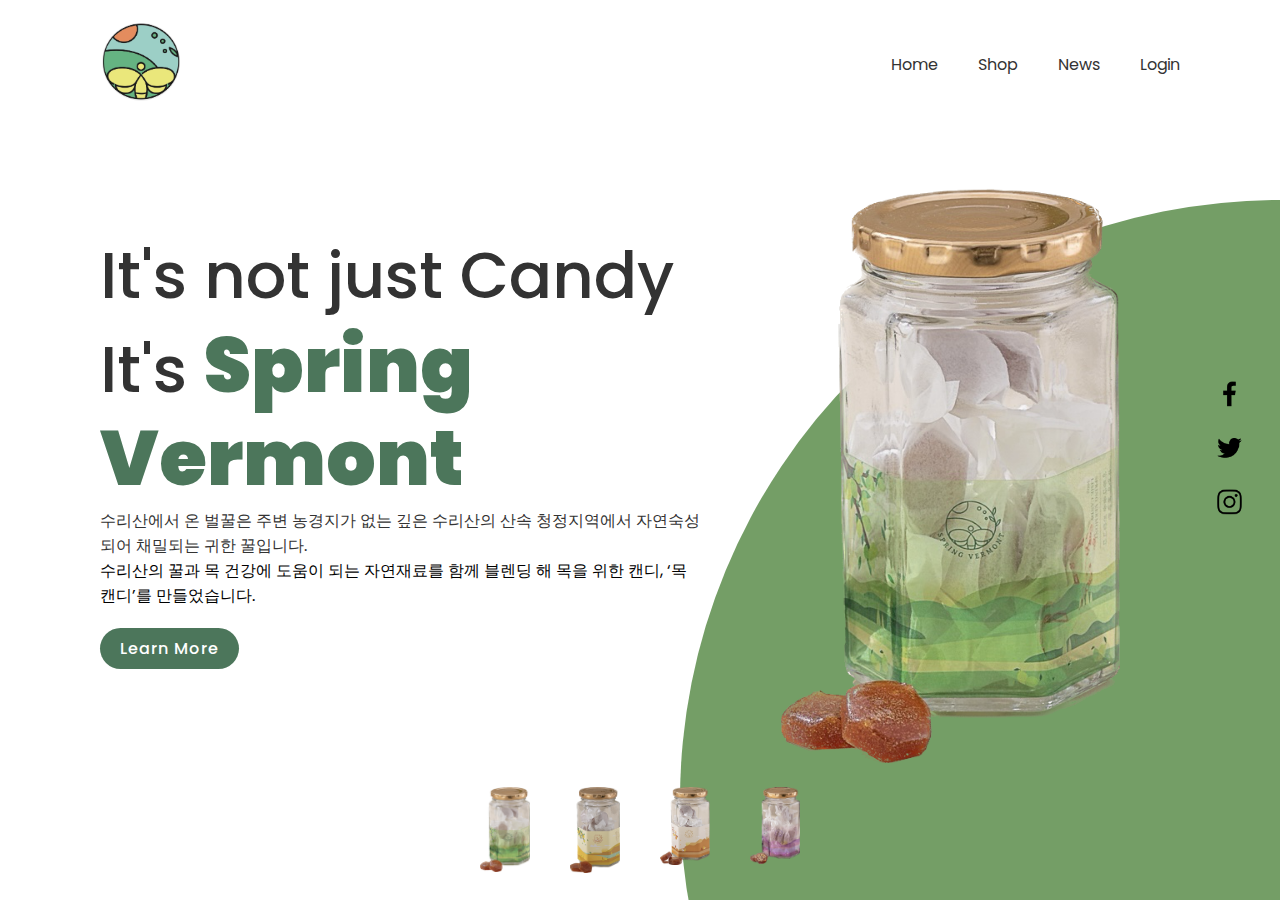
<file: javascript_css/index.html>
<!DOCTYPE html>
<html lang="en">
<head>
    
    <meta charset="UTF-8">
    <meta name="viewport" content="width=device-width, initial-scale=1.0">
    <title>Spring Vermont</title>
    <link rel="stylesheet" href="style.css"> 
</head>
<body>
    
    <section>
        <div class="circle"></div>
        <header>
            <a href="#"><img src="img/logo.png" class="logo"></a>
            <ul>
                <li><a href="#">Home</a></li>
                <li><a href="https://www.idus.com/w/artist/f4e98387-315d-4889-9a73-1664a5ee05bf/product">Shop</a></li>
                <li><a href="https://www.idus.com/w/artist/f4e98387-315d-4889-9a73-1664a5ee05bf/story">News</a></li>
                <li><a href="http://192.168.0.25/main.html">Login</a></li>
            </ul>
        </header>
        <div class="content">
            <div class="textBox">
                <h2>It's not just Candy<br>It's <span>Spring Vermont</span></h2>
                <p>수리산에서 온 벌꿀은
                    주변 농경지가 없는 깊은 수리산의 산속
                    청정지역에서 자연숙성 되어 채밀되는 귀한 꿀입니다.<p></p>
                    수리산의 꿀과 목 건강에 도움이 되는 자연재료를 함께 블렌딩 해 목을 위한 캔디, ‘목캔디’를 만들었습니다.<p></p>
                    </p>
                <a href="#">Learn More</a>
            </div>

            <div class="imgBox">
                <img src="img/li_thumb.png" class="springvermont"  >
            </div>    
        </div>
        <ul class="thumb">
            <li><img src="img/li_thumb.png" onclick="imgSlider('li_thumb.png');changeCircleColor('#94B868')"></li>
            <li><img src="img/le_thumb.png" onclick="imgSlider('le_thumb.png');changeCircleColor('#F0DA8E')"></li>
            <li><img src="img/mo_thumb.png" onclick="imgSlider('mo_thumb.png');changeCircleColor('#EAA659')"></li>
            <li><img src="img/hwa_thumb.png" onclick="imgSlider('hwa_thumb.png');changeCircleColor('#d2bce2')"></li>
        </ul>
            <ul class="sci">
                <li><a href="#" onclick="javascript:window.open('https://www.facebook.com/sharer/sharer.php?u=' +encodeURIComponent(document.URL)+'&t='+encodeURIComponent(document.title), 'facebooksharedialog', 'menubar=no,toolbar=no,resizable=yes,scrollbars=yes,height=300,width=600');return false;" target="_blank" alt="Share on Facebook" rel="nofollow"><img src="img/facebook.png"></a></li>
                <li><a href="#" onclick="javascript:window.open('https://twitter.com/intent/tweet?text=[%EA%B3%B5%EC%9C%A0]%20' +encodeURIComponent(document.URL)+'%20-%20'+encodeURIComponent(document.title), 'twittersharedialog', 'menubar=no,toolbar=no,resizable=yes,scrollbars=yes,height=300,width=600');return false;" target="_blank" alt="Share on Twitter" rel="nofollow"><img src="img/twitter.png".png"></a></li>  
                <li><a href="#" onclick="javascript:window.open('https://story.kakao.com/s/share?url=' +encodeURIComponent(document.URL), 'kakaostorysharedialog', 'menubar=no,toolbar=no,resizable=yes,scrollbars=yes, height=400,width=600');return false;" target="_blank" alt="Share on kakaostory" rel="nofollow"><img src="img/instagram.png"></a></li>
            </ul>
    </section>

    <script type="text/javascript">
        // 이미지 슬라이더 함수
        function imgSlider(anything){
            document.querySelector('.springvermont').src = anything;
        }
        // 원의 배경색 변경 함수
        function changeCircleColor(color){
            const circle = document.querySelector('.circle');
            circle.style.background = color;
        }
    </script>
</body>
</html>
</file>
<file: javascript_css/style.css>
/* Google Fonts에서 폰트 가져오기 */
@import url('https://fonts.googleapis.com/css?family=Poppins:200,300,400,500,600,700,800,900&display=swap');

/* 모든 요소의 초기화와 폰트 설정 */
*
{
    margin:0px;
    padding:0px;
    box-sizing: border-box;
    font-family: 'Poppins', sans-serif;
}
section{
    position:relative;
    width: 100%;
    min-height: 100vh;
    padding:100px;
    display: flex;
    justify-content: space-between;
    align-items: center;
    background: #fff ;
}
header{
    position: absolute;
    top: 0;
    left: 0;
    width: 100%;
    padding:20px 100px;
    display: flex;
    justify-content: space-between;
    align-items: center;
}
header .logo{
    position: relative;
    max-width: 80px ;
}
header ul{
    position: relative;
    display: flex;
}
header ul li{
    list-style: none;
}
header ul li a{
    display: inline-block;
    color: #333;
    font-weight: 400;
    margin-left: 40px;
    text-decoration:none;
}
.content{
    position: relative;
    width: 100%;
    display: flex;
    justify-content: space-between;
    align-items: center;
}
.content .textBox{
    position: relative;
    max-width: 600px;
}
.content .textBox h2{
    color: #333;
    font-size: 4em;
    line-height: 1.4em;
    font-weight: 500;
}
.content .textBox h2 span{
    color: #4C765B;
    font-size: 1.2em;
    font-weight: 900;
}
.content .textBox p{
    color: #333;
}
.content .textBox a{
    display: inline-block;
    margin-top: 20px;
    padding: 8px 20px;
    background: #4C765B;
    color:#fff;
    border-radius: 40px;
    font-weight: 500;
    letter-spacing: 1px;
    text-decoration: none;
}
.content .imgBox{
    width: 400px;
    display: flex;
    justify-content: 50px;
    padding-right: 50px;
    margin-top: 50px; 
}
.content .imgBox img{
    max-width: 340px;
}
.thumb{
    position: absolute;
    left:50%;
    bottom: 20px;
    transform: translateX(-50%);
    display: flex;
}
.thumb li{
    list-style: none;
    display: inline-block;
    margin: 0 20px;
    cursor: pointer;
    transition: 0.5s;
}
.thumb li:hover{
    transform: translateY(-15px);
}
.thumb li img{
    max-width: 50px;
}

/* 소셜 미디어 공유 아이콘 스타일 */
.sci{
    position: absolute;
    top: 50%;
    right: 30px;
    transform: translateY(-50%);
    display: flex;
    justify-content: center;
    align-items: center;
    flex-direction: column;
}
.sci li{
    list-style: none;
}
.sci li a{
    display: inline-block;
    margin: 5px 0;
    transform: scale(0.6);
}

/* 원 모양 배경 스타일 */
.circle{
    position: absolute;
    top: 0;
    left: 0;
    width: 100%;
    height: 100%;
    background-color: #749E66;
    clip-path: circle(600px at right 800px);
}
</file>
